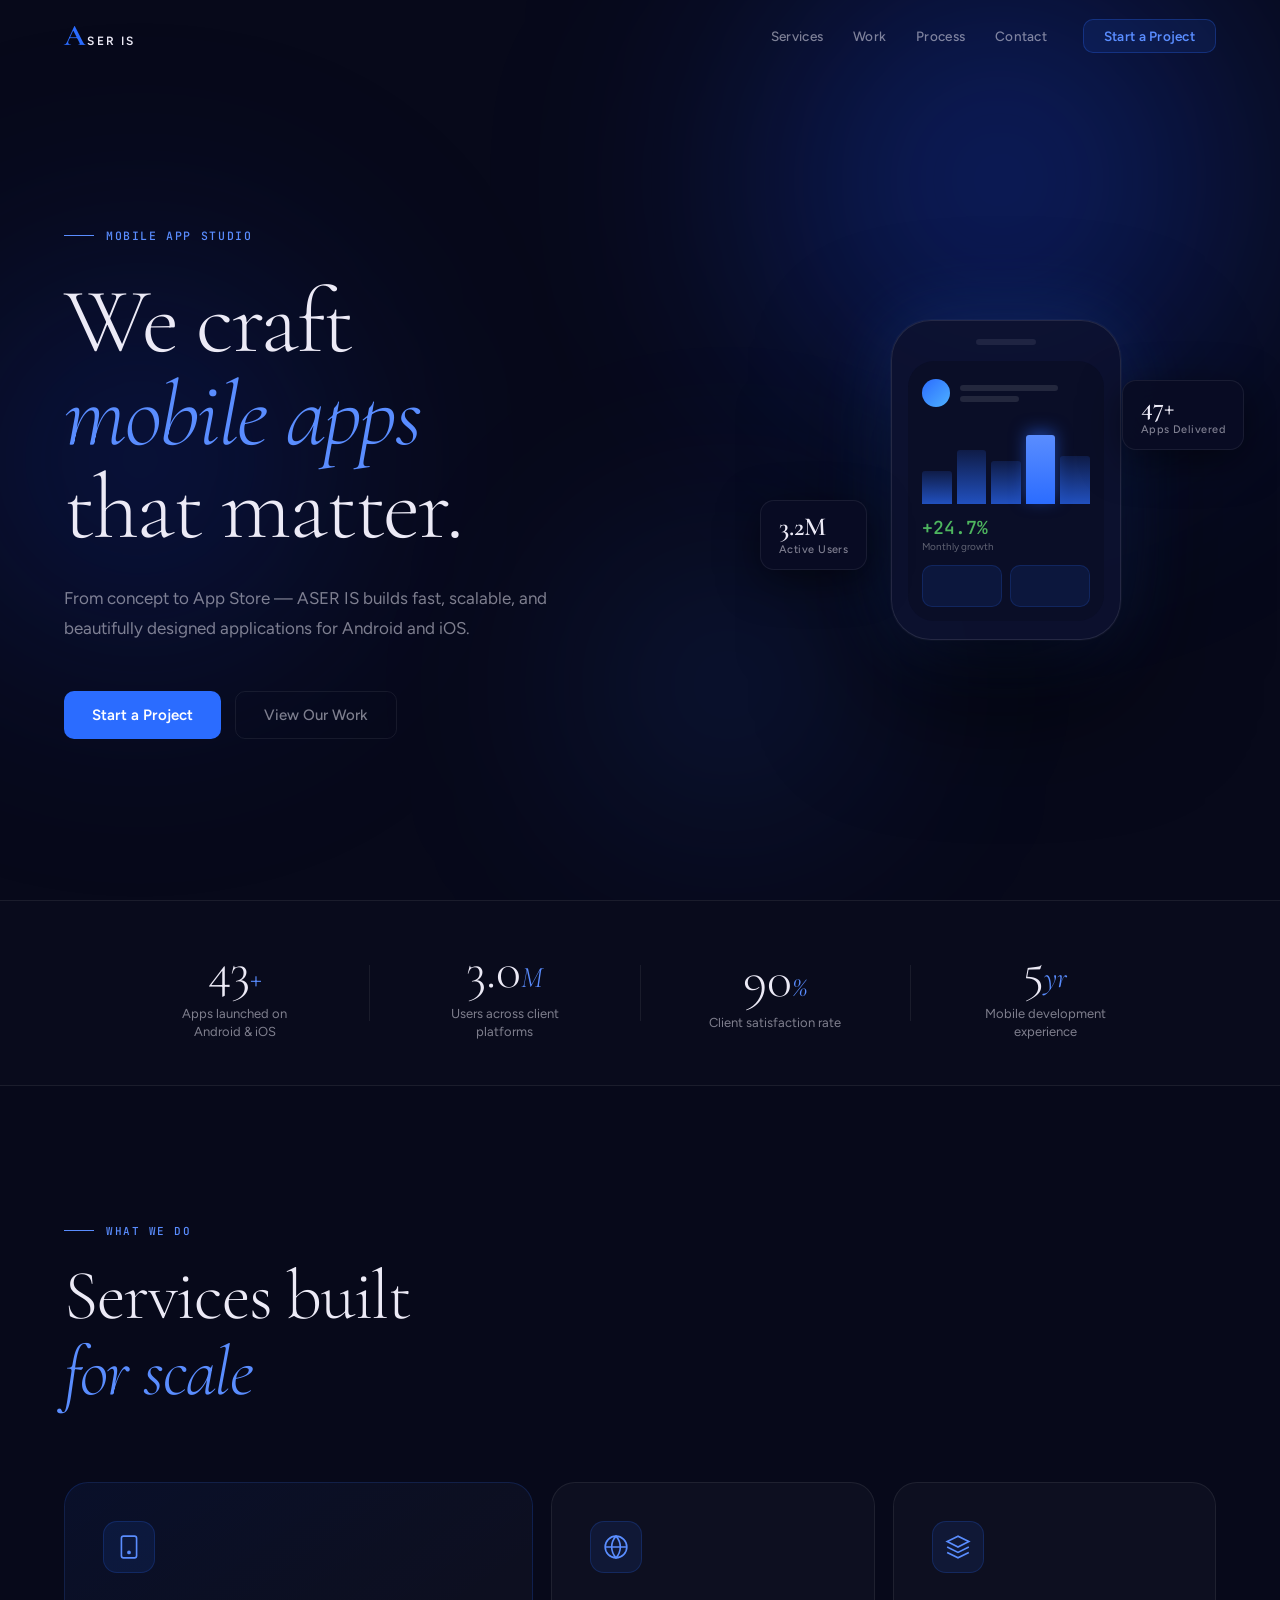
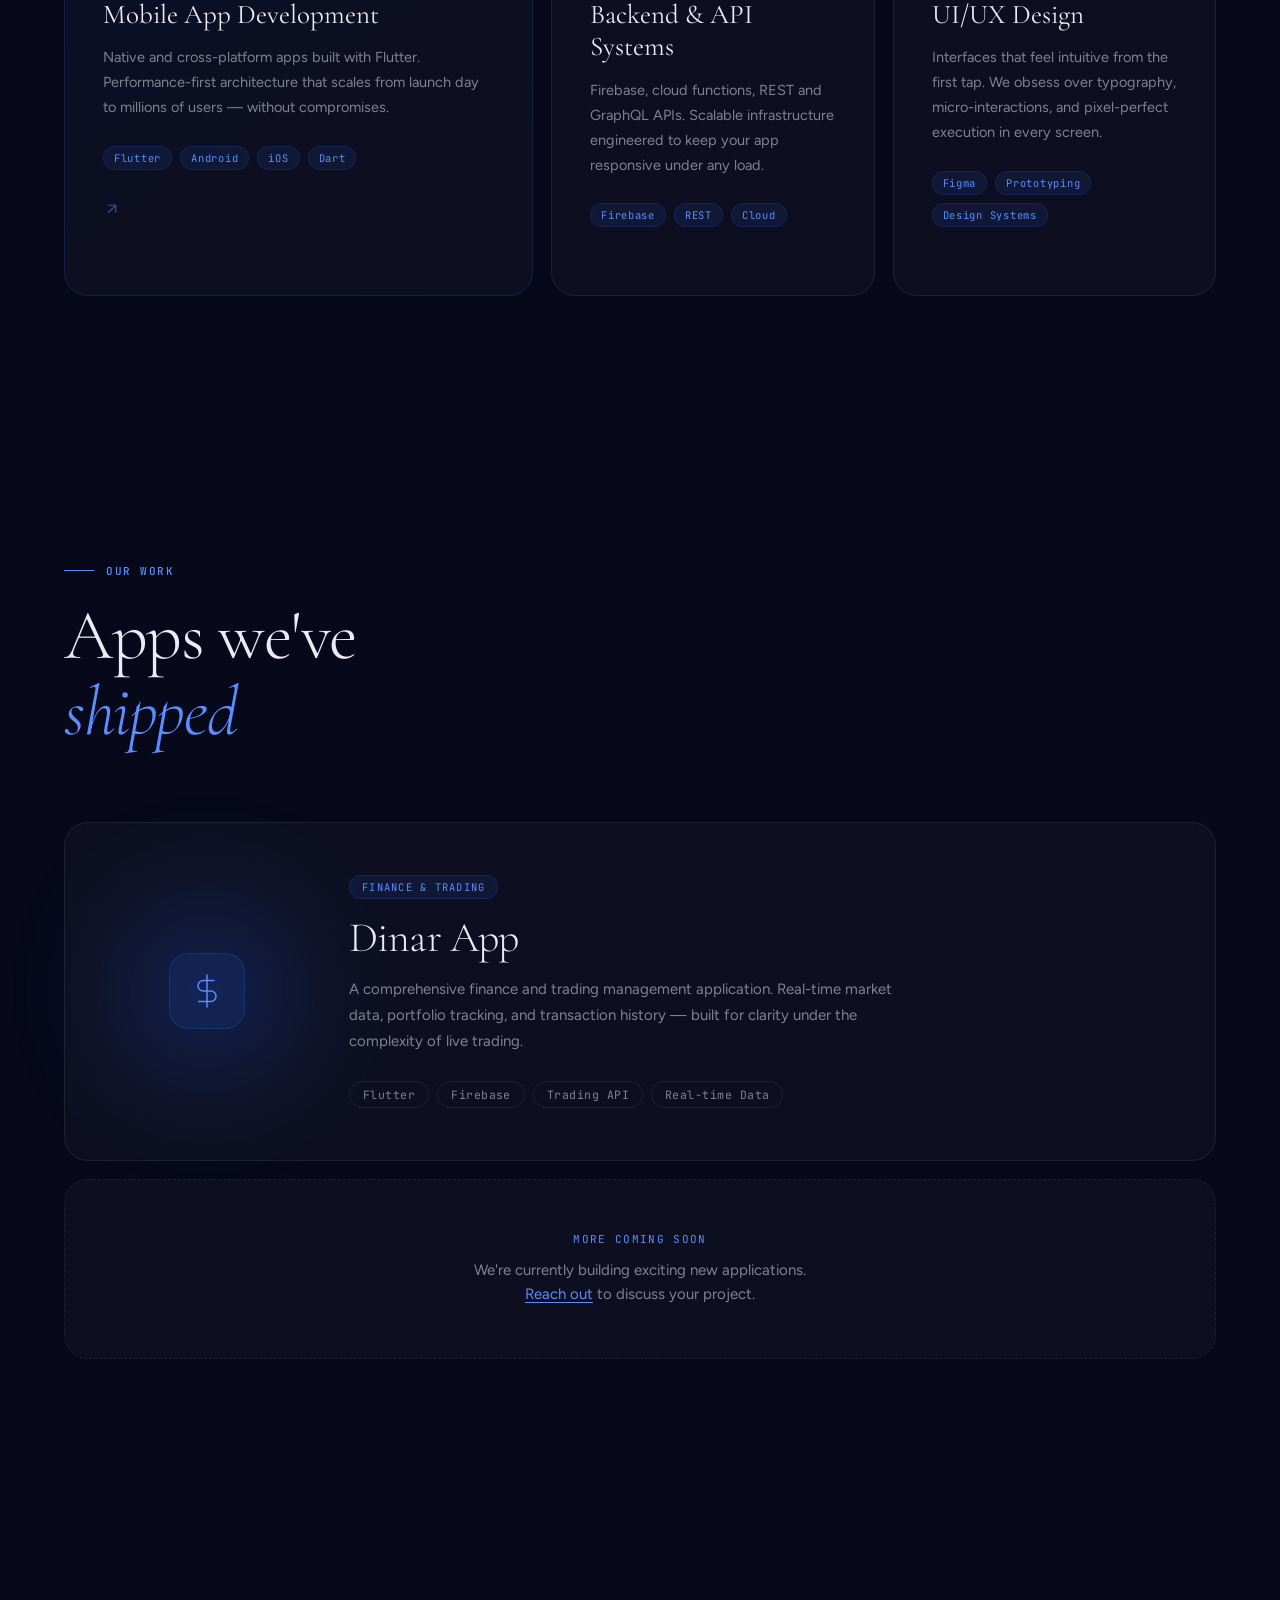
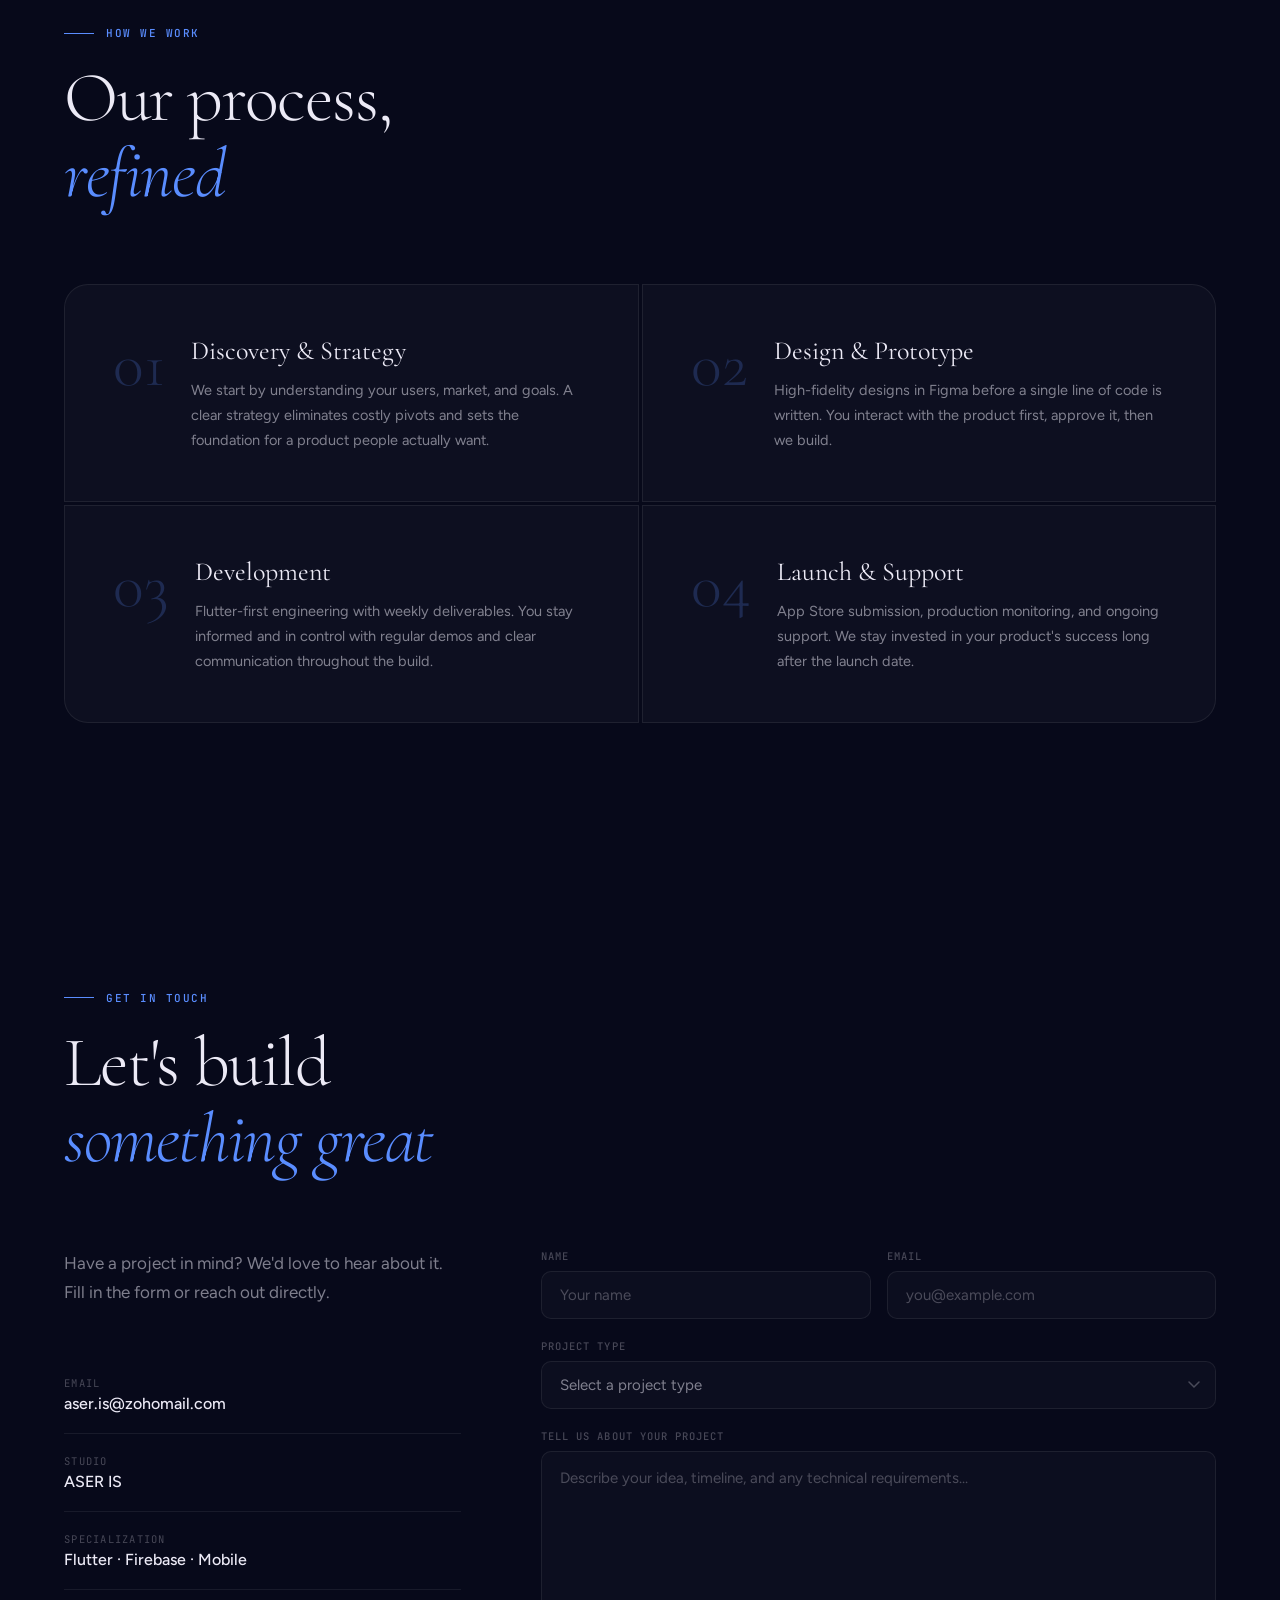
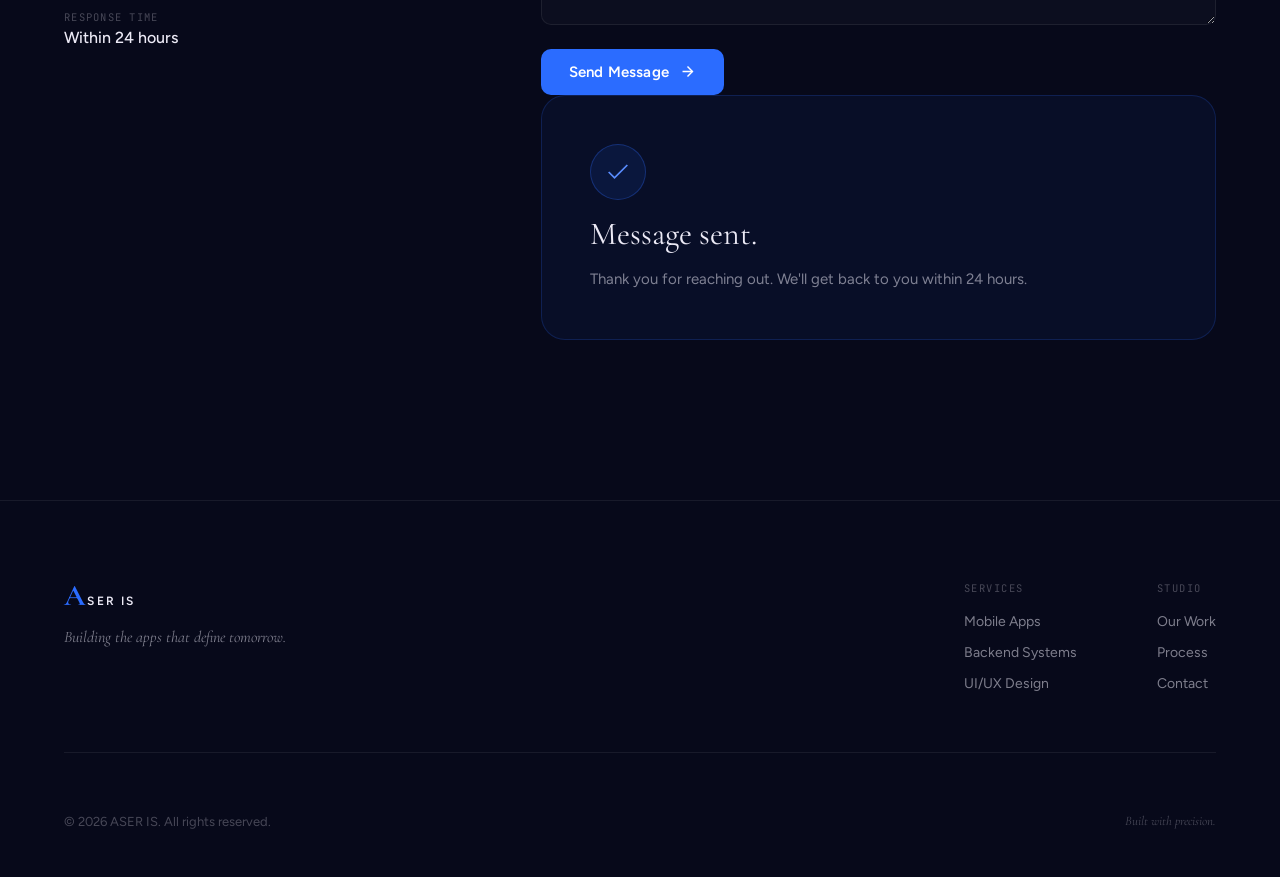
<file: index.html>
<!DOCTYPE html>
<html lang="en">
<head>
  <meta charset="UTF-8" />
  <meta name="viewport" content="width=device-width, initial-scale=1.0" />
  <meta name="description" content="ASER IS — Premium Mobile App Development Studio. Flutter, Firebase, Android & iOS." />
  <title>ASER IS | Mobile App Development Studio</title>

  <link rel="preconnect" href="https://fonts.googleapis.com">
  <link rel="preconnect" href="https://fonts.gstatic.com" crossorigin>
  <link href="https://fonts.googleapis.com/css2?family=Cormorant+Garamond:ital,wght@0,300;0,400;0,600;1,300;1,400;1,600&family=Figtree:wght@300;400;500;600&family=JetBrains+Mono:wght@400;500&display=swap" rel="stylesheet">
  <link rel="stylesheet" href="style.css">
</head>

<body>

  <div class="bg-orbs" aria-hidden="true">
    <div class="orb orb-1"></div>
    <div class="orb orb-2"></div>
    <div class="orb orb-3"></div>
  </div>

  <header id="header">
    <div class="header-inner">
      <a href="#" class="logo" aria-label="ASER IS home">
        <span class="logo-mark">A</span>
        <span class="logo-text">SER IS</span>
      </a>
      <nav class="nav-links" aria-label="Primary navigation">
        <a href="#services" class="nav-link">Services</a>
        <a href="#apps" class="nav-link">Work</a>
        <a href="#process" class="nav-link">Process</a>
        <a href="#contact" class="nav-link">Contact</a>
      </nav>
      <a href="#contact" class="nav-cta">Start a Project</a>
      <button class="mobile-menu-btn" id="mobileMenuBtn" aria-label="Open menu" aria-expanded="false">
        <span></span>
        <span></span>
      </button>
    </div>
  </header>

  <div class="mobile-menu" id="mobileMenu" role="dialog" aria-label="Navigation menu">
    <nav>
      <a href="#services" class="mobile-nav-link">Services</a>
      <a href="#apps" class="mobile-nav-link">Work</a>
      <a href="#process" class="mobile-nav-link">Process</a>
      <a href="#contact" class="mobile-nav-link">Contact</a>
    </nav>
    <a href="#contact" class="mobile-cta">Start a Project</a>
  </div>

  <section class="hero">
    <div class="hero-content">
      <div class="hero-label">
        <span class="label-line" aria-hidden="true"></span>
        <span>Mobile App Studio</span>
      </div>
      <h1 class="hero-title">
        <span class="title-line">We craft</span>
        <span class="title-line title-accent">mobile apps</span>
        <span class="title-line">that matter.</span>
      </h1>
      <p class="hero-sub">
        From concept to App Store — ASER IS builds fast, scalable, and beautifully designed applications for Android and iOS.
      </p>
      <div class="hero-actions">
        <a href="#contact" class="btn-primary">Start a Project</a>
        <a href="#apps" class="btn-ghost">View Our Work</a>
      </div>
    </div>

    <div class="hero-visual" aria-hidden="true">
      <div class="hero-phone floating">
        <div class="phone-notch"></div>
        <div class="phone-screen">
          <div class="screen-header">
            <div class="screen-avatar"></div>
            <div class="screen-lines">
              <div class="screen-line long"></div>
              <div class="screen-line short"></div>
            </div>
          </div>
          <div class="screen-chart">
            <div class="chart-bar" style="height:42%"></div>
            <div class="chart-bar" style="height:68%"></div>
            <div class="chart-bar" style="height:54%"></div>
            <div class="chart-bar active" style="height:87%"></div>
            <div class="chart-bar" style="height:61%"></div>
          </div>
          <div class="screen-stat">
            <div class="screen-stat-num">+24.7%</div>
            <div class="screen-stat-label">Monthly growth</div>
          </div>
          <div class="screen-cards">
            <div class="screen-card"></div>
            <div class="screen-card"></div>
          </div>
        </div>
      </div>

      <div class="hero-badge badge-top">
        <span class="badge-val">47+</span>
        <span class="badge-sub">Apps Delivered</span>
      </div>
      <div class="hero-badge badge-btm">
        <span class="badge-val">3.2M</span>
        <span class="badge-sub">Active Users</span>
      </div>
    </div>
  </section>

  <div class="stats-bar">
    <div class="stats-inner">
      <div class="stat-item">
        <span class="stat-big"><span class="count" data-target="47">0</span><em>+</em></span>
        <span class="stat-caption">Apps launched on Android &amp; iOS</span>
      </div>
      <div class="stat-sep" aria-hidden="true"></div>
      <div class="stat-item">
        <span class="stat-big"><span class="count-float" data-target="3.2">0</span><em>M</em></span>
        <span class="stat-caption">Users across client platforms</span>
      </div>
      <div class="stat-sep" aria-hidden="true"></div>
      <div class="stat-item">
        <span class="stat-big"><span class="count" data-target="98">0</span><em>%</em></span>
        <span class="stat-caption">Client satisfaction rate</span>
      </div>
      <div class="stat-sep" aria-hidden="true"></div>
      <div class="stat-item">
        <span class="stat-big"><span class="count" data-target="5">0</span><em>yr</em></span>
        <span class="stat-caption">Mobile development experience</span>
      </div>
    </div>
  </div>

  <section id="services" class="section services-section">
    <div class="section-header reveal-up">
      <span class="section-label">
        <span class="label-line" aria-hidden="true"></span>What we do
      </span>
      <h2 class="section-title">Services built<br><em>for scale</em></h2>
    </div>

    <div class="services-grid">
      <div class="service-card service-featured reveal-up">
        <div class="service-icon">
          <svg width="26" height="26" viewBox="0 0 24 24" fill="none" stroke="currentColor" stroke-width="1.5" aria-hidden="true">
            <rect x="5" y="2" width="14" height="20" rx="2"/>
            <circle cx="12" cy="17" r="1" fill="currentColor"/>
          </svg>
        </div>
        <h3 class="service-name">Mobile App Development</h3>
        <p class="service-desc">Native and cross-platform apps built with Flutter. Performance-first architecture that scales from launch day to millions of users — without compromises.</p>
        <div class="service-tags">
          <span>Flutter</span>
          <span>Android</span>
          <span>iOS</span>
          <span>Dart</span>
        </div>
        <div class="service-arrow" aria-hidden="true">
          <svg width="18" height="18" viewBox="0 0 24 24" fill="none" stroke="currentColor" stroke-width="1.5">
            <line x1="7" y1="17" x2="17" y2="7"/><polyline points="7,7 17,7 17,17"/>
          </svg>
        </div>
      </div>

      <div class="service-card reveal-up" style="--delay:.1s">
        <div class="service-icon">
          <svg width="26" height="26" viewBox="0 0 24 24" fill="none" stroke="currentColor" stroke-width="1.5" aria-hidden="true">
            <circle cx="12" cy="12" r="10"/>
            <path d="M12 2a15.3 15.3 0 0 1 4 10 15.3 15.3 0 0 1-4 10 15.3 15.3 0 0 1-4-10A15.3 15.3 0 0 1 12 2z"/>
            <line x1="2" y1="12" x2="22" y2="12"/>
          </svg>
        </div>
        <h3 class="service-name">Backend &amp; API Systems</h3>
        <p class="service-desc">Firebase, cloud functions, REST and GraphQL APIs. Scalable infrastructure engineered to keep your app responsive under any load.</p>
        <div class="service-tags">
          <span>Firebase</span>
          <span>REST</span>
          <span>Cloud</span>
        </div>
      </div>

      <div class="service-card reveal-up" style="--delay:.2s">
        <div class="service-icon">
          <svg width="26" height="26" viewBox="0 0 24 24" fill="none" stroke="currentColor" stroke-width="1.5" aria-hidden="true">
            <path d="M12 2L2 7l10 5 10-5-10-5z"/>
            <path d="M2 17l10 5 10-5"/><path d="M2 12l10 5 10-5"/>
          </svg>
        </div>
        <h3 class="service-name">UI/UX Design</h3>
        <p class="service-desc">Interfaces that feel intuitive from the first tap. We obsess over typography, micro-interactions, and pixel-perfect execution in every screen.</p>
        <div class="service-tags">
          <span>Figma</span>
          <span>Prototyping</span>
          <span>Design Systems</span>
        </div>
      </div>
    </div>
  </section>

  <section id="apps" class="section work-section">
    <div class="section-header reveal-up">
      <span class="section-label">
        <span class="label-line" aria-hidden="true"></span>Our Work
      </span>
      <h2 class="section-title">Apps we've<br><em>shipped</em></h2>
    </div>

    <div class="work-list">
      <div class="work-card reveal-up">
        <div class="work-visual">
          <div class="work-icon">
            <svg width="36" height="36" viewBox="0 0 24 24" fill="none" stroke="currentColor" stroke-width="1" aria-hidden="true">
              <line x1="12" y1="1" x2="12" y2="23"/>
              <path d="M17 5H9.5a3.5 3.5 0 0 0 0 7h5a3.5 3.5 0 0 1 0 7H6"/>
            </svg>
          </div>
          <div class="work-glow" aria-hidden="true"></div>
        </div>
        <div class="work-body">
          <span class="work-category">Finance &amp; Trading</span>
          <h3 class="work-title">Dinar App</h3>
          <p class="work-desc">A comprehensive finance and trading management application. Real-time market data, portfolio tracking, and transaction history — built for clarity under the complexity of live trading.</p>
          <div class="work-stack">
            <span>Flutter</span>
            <span>Firebase</span>
            <span>Trading API</span>
            <span>Real-time Data</span>
          </div>
        </div>
      </div>

      <div class="work-more reveal-up" style="--delay:.15s">
        <div class="work-more-inner">
          <span class="work-more-label">More coming soon</span>
          <p>We're currently building exciting new applications. <a href="#contact">Reach out</a> to discuss your project.</p>
        </div>
      </div>
    </div>
  </section>

  <section id="process" class="section process-section">
    <div class="section-header reveal-up">
      <span class="section-label">
        <span class="label-line" aria-hidden="true"></span>How we work
      </span>
      <h2 class="section-title">Our process,<br><em>refined</em></h2>
    </div>

    <div class="process-grid">
      <div class="process-step reveal-up">
        <span class="step-num" aria-hidden="true">01</span>
        <div class="step-body">
          <h3 class="step-title">Discovery &amp; Strategy</h3>
          <p class="step-desc">We start by understanding your users, market, and goals. A clear strategy eliminates costly pivots and sets the foundation for a product people actually want.</p>
        </div>
      </div>
      <div class="process-step reveal-up" style="--delay:.1s">
        <span class="step-num" aria-hidden="true">02</span>
        <div class="step-body">
          <h3 class="step-title">Design &amp; Prototype</h3>
          <p class="step-desc">High-fidelity designs in Figma before a single line of code is written. You interact with the product first, approve it, then we build.</p>
        </div>
      </div>
      <div class="process-step reveal-up" style="--delay:.2s">
        <span class="step-num" aria-hidden="true">03</span>
        <div class="step-body">
          <h3 class="step-title">Development</h3>
          <p class="step-desc">Flutter-first engineering with weekly deliverables. You stay informed and in control with regular demos and clear communication throughout the build.</p>
        </div>
      </div>
      <div class="process-step reveal-up" style="--delay:.3s">
        <span class="step-num" aria-hidden="true">04</span>
        <div class="step-body">
          <h3 class="step-title">Launch &amp; Support</h3>
          <p class="step-desc">App Store submission, production monitoring, and ongoing support. We stay invested in your product's success long after the launch date.</p>
        </div>
      </div>
    </div>
  </section>

  <section id="contact" class="section contact-section">
    <div class="section-header reveal-up">
      <span class="section-label">
        <span class="label-line" aria-hidden="true"></span>Get in touch
      </span>
      <h2 class="section-title">Let's build<br><em>something great</em></h2>
    </div>

    <div class="contact-grid">
      <div class="contact-info reveal-up">
        <p class="contact-lead">Have a project in mind? We'd love to hear about it. Fill in the form or reach out directly.</p>
        <div class="contact-details">
          <div class="contact-row">
            <span class="contact-key">Email</span>
            <a href="mailto:aser.is@zohomail.com" class="contact-val">aser.is@zohomail.com</a>
          </div>
          <div class="contact-row">
            <span class="contact-key">Studio</span>
            <span class="contact-val">ASER IS</span>
          </div>
          <div class="contact-row">
            <span class="contact-key">Specialization</span>
            <span class="contact-val">Flutter · Firebase · Mobile</span>
          </div>
          <div class="contact-row">
            <span class="contact-key">Response time</span>
            <span class="contact-val">Within 24 hours</span>
          </div>
        </div>
      </div>

      <div class="form-wrap reveal-up" style="--delay:.1s">
        <form
          id="contactForm"
          class="contact-form"
          name="contact"
          method="POST"
          data-netlify="true"
          netlify-honeypot="bot-field"
          novalidate
        >
          <input type="hidden" name="form-name" value="contact" />
          <div style="display:none" aria-hidden="true">
            <input name="bot-field" tabindex="-1" />
          </div>

          <div class="form-row">
            <div class="form-group">
              <label for="name">Name</label>
              <input type="text" id="name" name="name" placeholder="Your name" autocomplete="name" required />
            </div>
            <div class="form-group">
              <label for="email">Email</label>
              <input type="email" id="email" name="email" placeholder="you@example.com" autocomplete="email" required />
            </div>
          </div>

          <div class="form-group">
            <label for="project">Project type</label>
            <div class="select-wrap">
              <select id="project" name="project">
                <option value="">Select a project type</option>
                <option value="mobile-app">Mobile App (Android / iOS)</option>
                <option value="flutter">Flutter App</option>
                <option value="backend">Backend / API System</option>
                <option value="design">UI/UX Design</option>
                <option value="other">Other</option>
              </select>
              <svg class="select-icon" width="12" height="8" viewBox="0 0 12 8" fill="none" aria-hidden="true">
                <path d="M1 1l5 5 5-5" stroke="currentColor" stroke-width="1.5" stroke-linecap="round"/>
              </svg>
            </div>
          </div>

          <div class="form-group">
            <label for="message">Tell us about your project</label>
            <textarea id="message" name="message" placeholder="Describe your idea, timeline, and any technical requirements..." rows="6" required></textarea>
          </div>

          <button type="submit" class="btn-primary btn-submit" id="submitBtn">
            <span class="btn-label">Send Message</span>
            <svg width="17" height="17" viewBox="0 0 24 24" fill="none" stroke="currentColor" stroke-width="2" aria-hidden="true">
              <line x1="5" y1="12" x2="19" y2="12"/>
              <polyline points="12 5 19 12 12 19"/>
            </svg>
          </button>
        </form>

        <div class="form-success" id="formSuccess" hidden>
          <div class="success-icon" aria-hidden="true">
            <svg width="28" height="28" viewBox="0 0 24 24" fill="none" stroke="currentColor" stroke-width="1.5">
              <path d="M20 6L9 17l-5-5"/>
            </svg>
          </div>
          <h3>Message sent.</h3>
          <p>Thank you for reaching out. We'll get back to you within 24 hours.</p>
        </div>
      </div>
    </div>
  </section>

  <footer>
    <div class="footer-main">
      <div class="footer-brand">
        <a href="#" class="logo" aria-label="ASER IS home">
          <span class="logo-mark">A</span>
          <span class="logo-text">SER IS</span>
        </a>
        <p class="footer-tagline">Building the apps that define tomorrow.</p>
      </div>
      <div class="footer-nav">
        <div class="footer-col">
          <span class="footer-col-label">Services</span>
          <a href="#services">Mobile Apps</a>
          <a href="#services">Backend Systems</a>
          <a href="#services">UI/UX Design</a>
        </div>
        <div class="footer-col">
          <span class="footer-col-label">Studio</span>
          <a href="#apps">Our Work</a>
          <a href="#process">Process</a>
          <a href="#contact">Contact</a>
        </div>
      </div>
    </div>
    <div class="footer-bottom">
      <p>© 2026 ASER IS. All rights reserved.</p>
      <p class="footer-sig">Built with precision.</p>
    </div>
  </footer>

  <script src="script.js"></script>
</body>
</html>
</file>
<file: style.css>
/* ============================================================
   CSS Custom Properties
   ============================================================ */
:root {
  --bg:           #07091a;
  --bg-2:         #0b0d22;
  --card:         rgba(255, 255, 255, 0.028);
  --card-hover:   rgba(255, 255, 255, 0.052);
  --border:       rgba(255, 255, 255, 0.072);
  --border-act:   rgba(43, 108, 255, 0.42);

  --blue:         #2b6cff;
  --blue-lt:      #5a8dff;
  --blue-glow:    rgba(43, 108, 255, 0.28);
  --blue-dim:     rgba(43, 108, 255, 0.1);

  --text:         #eceaf6;
  --text-2:       rgba(236, 234, 246, 0.52);
  --text-3:       rgba(236, 234, 246, 0.28);

  --font-disp:  'Cormorant Garamond', Georgia, serif;
  --font-body:  'Figtree', system-ui, sans-serif;
  --font-mono:  'JetBrains Mono', 'Courier New', monospace;

  --ease:   cubic-bezier(0.22, 1, 0.36, 1);
  --r:      16px;
  --r-sm:   10px;
  --r-lg:   24px;
}

/* ============================================================
   Reset & Base
   ============================================================ */
*, *::before, *::after { box-sizing: border-box; margin: 0; padding: 0; }

html { scroll-behavior: smooth; font-size: 16px; }

body {
  font-family: var(--font-body);
  background-color: var(--bg);
  color: var(--text);
  min-height: 100vh;
  overflow-x: hidden;
  -webkit-font-smoothing: antialiased;
  -moz-osx-font-smoothing: grayscale;
}

a { color: inherit; }
img, svg { display: block; }
button { font-family: inherit; }

/* ============================================================
   Background Orbs
   ============================================================ */
.bg-orbs {
  position: fixed;
  inset: 0;
  pointer-events: none;
  z-index: 0;
  overflow: hidden;
}

.orb {
  position: absolute;
  border-radius: 50%;
  filter: blur(110px);
}

.orb-1 {
  width: 720px;
  height: 720px;
  background: radial-gradient(circle, rgba(26, 77, 255, 0.4) 0%, transparent 68%);
  top: -180px;
  right: -80px;
  animation: orb-drift-a 20s ease-in-out infinite;
}

.orb-2 {
  width: 560px;
  height: 560px;
  background: radial-gradient(circle, rgba(16, 52, 180, 0.35) 0%, transparent 70%);
  bottom: 160px;
  left: -140px;
  animation: orb-drift-b 26s ease-in-out infinite;
}

.orb-3 {
  width: 380px;
  height: 380px;
  background: radial-gradient(circle, rgba(43, 108, 255, 0.22) 0%, transparent 70%);
  top: 55%;
  left: 42%;
  animation: orb-drift-c 32s ease-in-out infinite;
}

@keyframes orb-drift-a {
  0%, 100% { transform: translate(0, 0) scale(1); }
  33%       { transform: translate(-70px, 90px) scale(1.05); }
  66%       { transform: translate(45px, -50px) scale(0.97); }
}
@keyframes orb-drift-b {
  0%, 100% { transform: translate(0, 0) scale(1); }
  40%       { transform: translate(90px, -70px) scale(1.08); }
  70%       { transform: translate(-35px, 55px) scale(0.95); }
}
@keyframes orb-drift-c {
  0%, 100% { transform: translate(0, 0); }
  50%       { transform: translate(-20px, 30px); }
}

/* ============================================================
   Header
   ============================================================ */
header {
  position: fixed;
  top: 0; left: 0; right: 0;
  z-index: 100;
  height: 72px;
  display: flex;
  align-items: center;
  padding: 0 5%;
  border-bottom: 1px solid transparent;
  transition: background 0.4s var(--ease), border-color 0.4s var(--ease);
}

header.scrolled {
  background: rgba(7, 9, 26, 0.82);
  backdrop-filter: blur(28px);
  -webkit-backdrop-filter: blur(28px);
  border-color: var(--border);
}

.header-inner {
  width: 100%;
  display: flex;
  align-items: center;
  gap: 36px;
}

.logo {
  display: inline-flex;
  align-items: baseline;
  gap: 3px;
  text-decoration: none;
  flex-shrink: 0;
}

.logo-mark {
  font-family: var(--font-disp);
  font-size: 30px;
  font-weight: 700;
  color: var(--blue);
  line-height: 1;
  letter-spacing: -0.02em;
}

.logo-text {
  font-family: var(--font-body);
  font-size: 12px;
  font-weight: 600;
  letter-spacing: 0.18em;
  text-transform: uppercase;
  color: var(--text);
}

.nav-links {
  display: flex;
  gap: 30px;
  margin-left: auto;
}

.nav-link {
  font-size: 13.5px;
  font-weight: 500;
  color: var(--text-2);
  text-decoration: none;
  letter-spacing: 0.02em;
  position: relative;
  transition: color 0.2s;
}

.nav-link::after {
  content: '';
  position: absolute;
  bottom: -4px; left: 0;
  width: 0; height: 1px;
  background: var(--blue);
  transition: width 0.3s var(--ease);
}

.nav-link:hover { color: var(--text); }
.nav-link:hover::after { width: 100%; }

.nav-cta {
  flex-shrink: 0;
  padding: 8px 20px;
  background: var(--blue-dim);
  border: 1px solid rgba(43, 108, 255, 0.28);
  border-radius: var(--r-sm);
  color: var(--blue-lt);
  font-size: 13.5px;
  font-weight: 600;
  text-decoration: none;
  letter-spacing: 0.02em;
  transition: all 0.25s var(--ease);
}

.nav-cta:hover {
  background: rgba(43, 108, 255, 0.18);
  border-color: var(--blue);
  color: #fff;
}

.mobile-menu-btn {
  display: none;
  flex-direction: column;
  justify-content: center;
  gap: 5px;
  background: none;
  border: none;
  cursor: pointer;
  padding: 8px;
  margin-left: auto;
}

.mobile-menu-btn span {
  display: block;
  width: 22px;
  height: 1.5px;
  background: var(--text);
  border-radius: 1px;
  transition: transform 0.3s var(--ease), opacity 0.3s;
}

.mobile-menu-btn[aria-expanded="true"] span:first-child {
  transform: translateY(6.5px) rotate(45deg);
}
.mobile-menu-btn[aria-expanded="true"] span:last-child {
  transform: translateY(-6.5px) rotate(-45deg);
}

/* ============================================================
   Mobile Menu
   ============================================================ */
.mobile-menu {
  display: none;
  position: fixed;
  inset: 0;
  z-index: 99;
  background: rgba(7, 9, 26, 0.97);
  backdrop-filter: blur(24px);
  -webkit-backdrop-filter: blur(24px);
  flex-direction: column;
  padding: 100px 8% 60px;
  gap: 40px;
}

.mobile-menu.open { display: flex; }

.mobile-menu nav {
  display: flex;
  flex-direction: column;
}

.mobile-nav-link {
  font-family: var(--font-disp);
  font-size: clamp(44px, 10vw, 64px);
  font-weight: 300;
  font-style: italic;
  color: var(--text);
  text-decoration: none;
  padding: 16px 0;
  border-bottom: 1px solid var(--border);
  transition: color 0.2s, padding-left 0.3s var(--ease);
}

.mobile-nav-link:last-child { border-bottom: none; }
.mobile-nav-link:hover { color: var(--blue-lt); padding-left: 8px; }

.mobile-cta {
  display: inline-flex;
  align-self: flex-start;
  padding: 14px 32px;
  background: var(--blue);
  color: #fff;
  font-weight: 600;
  font-size: 15px;
  text-decoration: none;
  border-radius: var(--r-sm);
  transition: opacity 0.2s;
}
.mobile-cta:hover { opacity: 0.88; }

/* ============================================================
   Hero
   ============================================================ */
.hero {
  position: relative;
  z-index: 2;
  min-height: 100vh;
  max-width: 1440px;
  margin: 0 auto;
  padding: 140px 5% 80px;
  display: grid;
  grid-template-columns: 1fr 420px;
  gap: 80px;
  align-items: center;
}

.hero-label {
  display: inline-flex;
  align-items: center;
  gap: 12px;
  font-family: var(--font-mono);
  font-size: 11.5px;
  font-weight: 500;
  letter-spacing: 0.14em;
  text-transform: uppercase;
  color: var(--blue-lt);
  margin-bottom: 32px;
  opacity: 0;
  animation: reveal-up 0.9s var(--ease) 0.1s forwards;
}

.label-line {
  display: block;
  width: 30px;
  height: 1px;
  background: currentColor;
  flex-shrink: 0;
}

.hero-title {
  font-family: var(--font-disp);
  font-size: clamp(58px, 7.2vw, 100px);
  font-weight: 300;
  line-height: 1.01;
  letter-spacing: -0.025em;
  margin-bottom: 30px;
}

.title-line {
  display: block;
  opacity: 0;
  animation: reveal-up 1s var(--ease) forwards;
}

.title-line:nth-child(1) { animation-delay: 0.22s; }
.title-line:nth-child(2) { animation-delay: 0.38s; }
.title-line:nth-child(3) { animation-delay: 0.54s; }

.title-accent {
  color: var(--blue-lt);
  font-style: italic;
}

.hero-sub {
  font-size: 17px;
  line-height: 1.75;
  color: var(--text-2);
  max-width: 500px;
  margin-bottom: 48px;
  opacity: 0;
  animation: reveal-up 1s var(--ease) 0.64s forwards;
}

.hero-actions {
  display: flex;
  gap: 14px;
  flex-wrap: wrap;
  opacity: 0;
  animation: reveal-up 1s var(--ease) 0.76s forwards;
}

/* Shared buttons */
.btn-primary {
  display: inline-flex;
  align-items: center;
  gap: 10px;
  padding: 14px 28px;
  background: var(--blue);
  color: #fff;
  font-family: var(--font-body);
  font-size: 15px;
  font-weight: 600;
  letter-spacing: 0.01em;
  text-decoration: none;
  border: none;
  border-radius: var(--r-sm);
  cursor: pointer;
  position: relative;
  overflow: hidden;
  transition: transform 0.25s var(--ease), box-shadow 0.25s var(--ease), opacity 0.2s;
}

.btn-primary::before {
  content: '';
  position: absolute;
  inset: 0;
  background: rgba(255,255,255,0.1);
  opacity: 0;
  transition: opacity 0.2s;
}

.btn-primary:hover {
  transform: translateY(-2px);
  box-shadow: 0 14px 44px var(--blue-glow);
}
.btn-primary:hover::before { opacity: 1; }
.btn-primary:active { transform: translateY(0); }

.btn-ghost {
  display: inline-flex;
  align-items: center;
  gap: 10px;
  padding: 14px 28px;
  background: transparent;
  color: var(--text-2);
  font-size: 15px;
  font-weight: 500;
  text-decoration: none;
  border: 1px solid var(--border);
  border-radius: var(--r-sm);
  transition: all 0.25s var(--ease);
}

.btn-ghost:hover {
  color: var(--text);
  border-color: rgba(255,255,255,0.14);
  background: rgba(255,255,255,0.04);
}

/* ============================================================
   Hero Visual (Phone Mockup)
   ============================================================ */
.hero-visual {
  position: relative;
  display: flex;
  justify-content: center;
  align-items: center;
  opacity: 0;
  animation: reveal-right 1.1s var(--ease) 0.52s forwards;
}

.hero-phone {
  width: 230px;
  background: rgba(14, 18, 48, 0.9);
  border: 1px solid rgba(255,255,255,0.1);
  border-radius: 40px;
  padding: 18px 16px;
  box-shadow:
    0 50px 130px rgba(0,0,0,0.7),
    0 0 0 1px rgba(255,255,255,0.04),
    0 0 80px var(--blue-glow);
  position: relative;
}

.floating {
  animation: float 7s ease-in-out infinite;
}

@keyframes float {
  0%, 100% { transform: translateY(0px); }
  50%       { transform: translateY(-18px); }
}

.phone-notch {
  width: 60px;
  height: 6px;
  background: rgba(255,255,255,0.08);
  border-radius: 3px;
  margin: 0 auto 16px;
}

.phone-screen {
  background: rgba(10, 14, 40, 0.95);
  border-radius: 26px;
  padding: 18px 14px 14px;
}

.screen-header {
  display: flex;
  align-items: center;
  gap: 10px;
  margin-bottom: 18px;
}

.screen-avatar {
  width: 28px;
  height: 28px;
  border-radius: 50%;
  background: linear-gradient(135deg, var(--blue), #4eb1ff);
  flex-shrink: 0;
}

.screen-lines {
  flex: 1;
  display: flex;
  flex-direction: column;
  gap: 5px;
}

.screen-line {
  height: 6px;
  background: rgba(255,255,255,0.1);
  border-radius: 3px;
}
.screen-line.long  { width: 75%; }
.screen-line.short { width: 45%; }

.screen-chart {
  display: flex;
  align-items: flex-end;
  gap: 5px;
  height: 80px;
  margin-bottom: 14px;
  padding-bottom: 1px;
}

.chart-bar {
  flex: 1;
  background: linear-gradient(to top, rgba(43,108,255,0.7), rgba(43,108,255,0.15));
  border-radius: 3px 3px 0 0;
  transform: scaleY(0);
  transform-origin: bottom;
  animation: bar-rise 1.2s var(--ease) forwards;
}

.chart-bar.active {
  background: linear-gradient(to top, #2b6cff, #5a8dff);
  box-shadow: 0 -4px 16px rgba(43,108,255,0.5);
}

.chart-bar:nth-child(1) { animation-delay: 0.9s; }
.chart-bar:nth-child(2) { animation-delay: 1.0s; }
.chart-bar:nth-child(3) { animation-delay: 1.1s; }
.chart-bar:nth-child(4) { animation-delay: 1.2s; }
.chart-bar:nth-child(5) { animation-delay: 1.3s; }

@keyframes bar-rise {
  to { transform: scaleY(1); }
}

.screen-stat {
  margin-bottom: 12px;
}

.screen-stat-num {
  font-family: var(--font-mono);
  font-size: 18px;
  font-weight: 500;
  color: #4eb65f;
  line-height: 1;
}

.screen-stat-label {
  font-size: 10px;
  color: rgba(255,255,255,0.35);
  margin-top: 3px;
}

.screen-cards {
  display: flex;
  gap: 8px;
}

.screen-card {
  flex: 1;
  height: 42px;
  background: rgba(43,108,255,0.1);
  border: 1px solid rgba(43,108,255,0.18);
  border-radius: 10px;
}

/* Hero badges */
.hero-badge {
  position: absolute;
  background: rgba(9, 12, 36, 0.94);
  border: 1px solid var(--border);
  border-radius: 14px;
  padding: 13px 18px;
  backdrop-filter: blur(24px);
  -webkit-backdrop-filter: blur(24px);
  display: flex;
  flex-direction: column;
  gap: 3px;
  box-shadow: 0 10px 40px rgba(0,0,0,0.5);
}

.badge-top { top: 60px;  right: -28px; }
.badge-btm { bottom: 70px; left: -36px; }

.badge-val {
  font-family: var(--font-disp);
  font-size: 26px;
  font-weight: 600;
  color: var(--text);
  line-height: 1;
}

.badge-sub {
  font-size: 11px;
  color: var(--text-2);
  font-weight: 500;
  letter-spacing: 0.04em;
}

/* ============================================================
   Stats Bar
   ============================================================ */
.stats-bar {
  position: relative;
  z-index: 2;
  border-top: 1px solid var(--border);
  border-bottom: 1px solid var(--border);
  background: rgba(255,255,255,0.012);
  padding: 44px 5%;
}

.stats-inner {
  max-width: 1080px;
  margin: 0 auto;
  display: grid;
  grid-template-columns: 1fr 1px 1fr 1px 1fr 1px 1fr;
  align-items: center;
  gap: 0;
}

.stat-item {
  display: flex;
  flex-direction: column;
  gap: 8px;
  text-align: center;
  padding: 0 24px;
}

.stat-big {
  font-family: var(--font-disp);
  font-size: 52px;
  font-weight: 300;
  color: var(--text);
  line-height: 1;
}

.stat-big em {
  font-size: 30px;
  color: var(--blue-lt);
  font-style: italic;
}

.stat-caption {
  font-size: 13px;
  color: var(--text-2);
  line-height: 1.4;
  max-width: 140px;
  margin: 0 auto;
}

.stat-sep {
  width: 1px;
  height: 56px;
  background: var(--border);
  justify-self: center;
}

/* ============================================================
   Sections
   ============================================================ */
.section {
  position: relative;
  z-index: 2;
  max-width: 1400px;
  margin: 0 auto;
  padding: 130px 5%;
}

.section-header {
  margin-bottom: 72px;
}

.section-label {
  display: inline-flex;
  align-items: center;
  gap: 12px;
  font-family: var(--font-mono);
  font-size: 11px;
  font-weight: 500;
  letter-spacing: 0.14em;
  text-transform: uppercase;
  color: var(--blue-lt);
  margin-bottom: 20px;
}

.section-title {
  font-family: var(--font-disp);
  font-size: clamp(42px, 5.5vw, 76px);
  font-weight: 300;
  line-height: 1.08;
  letter-spacing: -0.02em;
}

.section-title em {
  color: var(--blue-lt);
  font-style: italic;
}

/* ============================================================
   Services
   ============================================================ */
.services-grid {
  display: grid;
  grid-template-columns: 1.45fr 1fr 1fr;
  gap: 18px;
}

.service-card {
  background: var(--card);
  border: 1px solid var(--border);
  border-radius: var(--r-lg);
  padding: 38px;
  position: relative;
  overflow: hidden;
  cursor: default;
  transition: transform 0.32s var(--ease), border-color 0.3s, background 0.3s;
}

.service-card::before {
  content: '';
  position: absolute;
  inset: 0;
  background: radial-gradient(circle at 25% 15%, var(--blue-dim) 0%, transparent 60%);
  opacity: 0;
  transition: opacity 0.4s;
}

.service-card:hover { transform: translateY(-5px); border-color: var(--border-act); background: var(--card-hover); }
.service-card:hover::before { opacity: 1; }

.service-featured {
  background: linear-gradient(145deg, rgba(43,108,255,0.07) 0%, var(--card) 55%);
  border-color: rgba(43,108,255,0.18);
}

.service-icon {
  width: 52px;
  height: 52px;
  display: flex;
  align-items: center;
  justify-content: center;
  background: var(--blue-dim);
  border: 1px solid rgba(43,108,255,0.2);
  border-radius: 14px;
  color: var(--blue-lt);
  margin-bottom: 26px;
}

.service-name {
  font-family: var(--font-disp);
  font-size: 27px;
  font-weight: 400;
  color: var(--text);
  line-height: 1.2;
  margin-bottom: 14px;
}

.service-desc {
  font-size: 14.5px;
  line-height: 1.72;
  color: var(--text-2);
  margin-bottom: 26px;
}

.service-tags {
  display: flex;
  flex-wrap: wrap;
  gap: 8px;
  margin-bottom: 30px;
}

.service-tags span {
  font-family: var(--font-mono);
  font-size: 10.5px;
  letter-spacing: 0.07em;
  padding: 4px 10px;
  background: var(--blue-dim);
  border: 1px solid rgba(43,108,255,0.15);
  border-radius: 20px;
  color: var(--blue-lt);
}

.service-arrow {
  color: var(--blue-lt);
  opacity: 0.55;
  transition: opacity 0.25s, transform 0.3s var(--ease);
}
.service-card:hover .service-arrow { opacity: 1; transform: translate(5px, -5px); }

/* ============================================================
   Work / Apps
   ============================================================ */
.work-list {
  display: grid;
  gap: 18px;
}

.work-card {
  background: var(--card);
  border: 1px solid var(--border);
  border-radius: var(--r-lg);
  padding: 52px;
  display: grid;
  grid-template-columns: 180px 1fr;
  gap: 52px;
  align-items: center;
  transition: transform 0.3s var(--ease), border-color 0.3s;
}

.work-card:hover {
  transform: translateY(-4px);
  border-color: var(--border-act);
}

.work-visual {
  position: relative;
  height: 180px;
  display: flex;
  align-items: center;
  justify-content: center;
}

.work-icon {
  width: 76px;
  height: 76px;
  display: flex;
  align-items: center;
  justify-content: center;
  background: var(--blue-dim);
  border: 1px solid rgba(43,108,255,0.22);
  border-radius: 20px;
  color: var(--blue-lt);
  position: relative;
  z-index: 1;
}

.work-glow {
  position: absolute;
  inset: 0;
  background: var(--blue);
  border-radius: 50%;
  filter: blur(60px);
  opacity: 0.22;
}

.work-category {
  display: inline-flex;
  font-family: var(--font-mono);
  font-size: 10.5px;
  letter-spacing: 0.12em;
  text-transform: uppercase;
  color: var(--blue-lt);
  background: var(--blue-dim);
  border: 1px solid rgba(43,108,255,0.18);
  padding: 4px 12px;
  border-radius: 20px;
  margin-bottom: 16px;
}

.work-title {
  font-family: var(--font-disp);
  font-size: 42px;
  font-weight: 300;
  letter-spacing: -0.02em;
  color: var(--text);
  margin-bottom: 16px;
  line-height: 1.1;
}

.work-desc {
  font-size: 15px;
  line-height: 1.72;
  color: var(--text-2);
  max-width: 560px;
  margin-bottom: 26px;
}

.work-stack {
  display: flex;
  flex-wrap: wrap;
  gap: 8px;
}

.work-stack span {
  font-family: var(--font-mono);
  font-size: 11.5px;
  padding: 5px 13px;
  border: 1px solid var(--border);
  border-radius: 20px;
  color: var(--text-2);
  letter-spacing: 0.04em;
}

.work-more {
  background: var(--card);
  border: 1px dashed var(--border);
  border-radius: var(--r-lg);
  padding: 52px;
  display: flex;
  align-items: center;
  justify-content: center;
}

.work-more-inner {
  text-align: center;
  max-width: 360px;
}

.work-more-label {
  font-family: var(--font-mono);
  font-size: 11px;
  letter-spacing: 0.12em;
  text-transform: uppercase;
  color: var(--blue-lt);
  margin-bottom: 12px;
  display: block;
}

.work-more-inner p {
  font-size: 15px;
  line-height: 1.6;
  color: var(--text-2);
}

.work-more-inner a {
  color: var(--blue-lt);
  text-decoration: underline;
  text-underline-offset: 3px;
  transition: color 0.2s;
}
.work-more-inner a:hover { color: var(--text); }

/* ============================================================
   Process
   ============================================================ */
.process-grid {
  display: grid;
  grid-template-columns: 1fr 1fr;
  gap: 3px;
}

.process-step {
  display: flex;
  gap: 26px;
  padding: 48px;
  background: var(--card);
  border: 1px solid var(--border);
  transition: background 0.3s, border-color 0.3s;
}

.process-step:nth-child(1) { border-radius: var(--r-lg) 0 0 0; }
.process-step:nth-child(2) { border-radius: 0 var(--r-lg) 0 0; }
.process-step:nth-child(3) { border-radius: 0 0 0 var(--r-lg); }
.process-step:nth-child(4) { border-radius: 0 0 var(--r-lg) 0; }

.process-step:hover { background: var(--card-hover); border-color: rgba(43,108,255,0.16); }

.step-num {
  font-family: var(--font-disp);
  font-size: 64px;
  font-weight: 300;
  color: var(--blue-lt);
  opacity: 0.22;
  line-height: 1;
  flex-shrink: 0;
  user-select: none;
}

.step-title {
  font-family: var(--font-disp);
  font-size: 26px;
  font-weight: 400;
  color: var(--text);
  line-height: 1.2;
  margin-bottom: 12px;
  margin-top: 2px;
}

.step-desc {
  font-size: 14.5px;
  line-height: 1.72;
  color: var(--text-2);
}

/* ============================================================
   Contact
   ============================================================ */
.contact-section { padding-bottom: 160px; }

.contact-grid {
  display: grid;
  grid-template-columns: 1fr 1.7fr;
  gap: 80px;
  align-items: start;
}

.contact-lead {
  font-size: 17px;
  line-height: 1.75;
  color: var(--text-2);
  margin-bottom: 48px;
}

.contact-details {
  display: flex;
  flex-direction: column;
}

.contact-row {
  display: flex;
  flex-direction: column;
  gap: 4px;
  padding: 20px 0;
  border-bottom: 1px solid var(--border);
}

.contact-row:last-child { border-bottom: none; }

.contact-key {
  font-family: var(--font-mono);
  font-size: 10.5px;
  letter-spacing: 0.12em;
  text-transform: uppercase;
  color: var(--text-3);
}

.contact-val {
  font-size: 16px;
  color: var(--text);
  font-weight: 500;
  text-decoration: none;
  transition: color 0.2s;
}

a.contact-val:hover { color: var(--blue-lt); }

/* Form */
.form-wrap { position: relative; }

.contact-form {
  display: flex;
  flex-direction: column;
  gap: 20px;
}

.form-row {
  display: grid;
  grid-template-columns: 1fr 1fr;
  gap: 16px;
}

.form-group {
  display: flex;
  flex-direction: column;
  gap: 8px;
}

.form-group label {
  font-family: var(--font-mono);
  font-size: 10.5px;
  font-weight: 500;
  letter-spacing: 0.1em;
  text-transform: uppercase;
  color: var(--text-3);
}

.form-group input,
.form-group select,
.form-group textarea {
  background: rgba(255,255,255,0.025);
  border: 1px solid var(--border);
  border-radius: var(--r-sm);
  padding: 14px 18px;
  color: var(--text);
  font-family: var(--font-body);
  font-size: 15px;
  outline: none;
  width: 100%;
  transition: border-color 0.2s, background 0.2s, box-shadow 0.2s;
  -webkit-appearance: none;
}

.form-group input::placeholder,
.form-group textarea::placeholder { color: var(--text-3); }

.form-group input:focus,
.form-group select:focus,
.form-group textarea:focus {
  border-color: rgba(43,108,255,0.5);
  background: rgba(43,108,255,0.038);
  box-shadow: 0 0 0 3px rgba(43,108,255,0.07);
}

.select-wrap {
  position: relative;
}

.select-wrap select {
  cursor: pointer;
  color: var(--text-2);
  padding-right: 44px;
}

.select-wrap select option {
  background: #0d1030;
  color: var(--text);
}

.select-icon {
  position: absolute;
  right: 16px;
  top: 50%;
  transform: translateY(-50%);
  color: var(--text-3);
  pointer-events: none;
}

.form-group textarea {
  resize: vertical;
  min-height: 150px;
  line-height: 1.6;
}

.btn-submit { align-self: flex-start; margin-top: 4px; }

/* Form success */
.form-success {
  display: flex;
  flex-direction: column;
  align-items: flex-start;
  gap: 14px;
  padding: 48px;
  background: rgba(43,108,255,0.06);
  border: 1px solid rgba(43,108,255,0.2);
  border-radius: var(--r-lg);
  animation: reveal-up 0.6s var(--ease) forwards;
}

.success-icon {
  width: 56px;
  height: 56px;
  display: flex;
  align-items: center;
  justify-content: center;
  background: var(--blue-dim);
  border: 1px solid rgba(43,108,255,0.3);
  border-radius: 50%;
  color: var(--blue-lt);
}

.form-success h3 {
  font-family: var(--font-disp);
  font-size: 32px;
  font-weight: 400;
  color: var(--text);
}

.form-success p {
  font-size: 15px;
  line-height: 1.65;
  color: var(--text-2);
}

/* ============================================================
   Footer
   ============================================================ */
footer {
  position: relative;
  z-index: 2;
  border-top: 1px solid var(--border);
  padding: 80px 5% 48px;
}

.footer-main {
  max-width: 1400px;
  margin: 0 auto 60px;
  display: grid;
  grid-template-columns: 1fr 1fr;
  gap: 80px;
  padding-bottom: 60px;
  border-bottom: 1px solid var(--border);
}

.footer-tagline {
  font-family: var(--font-disp);
  font-size: 16px;
  font-style: italic;
  color: var(--text-2);
  margin-top: 14px;
  line-height: 1.5;
}

.footer-nav {
  display: flex;
  gap: 80px;
  justify-content: flex-end;
}

.footer-col {
  display: flex;
  flex-direction: column;
  gap: 14px;
}

.footer-col-label {
  font-family: var(--font-mono);
  font-size: 10.5px;
  letter-spacing: 0.14em;
  text-transform: uppercase;
  color: var(--text-3);
  margin-bottom: 4px;
}

.footer-col a {
  font-size: 14px;
  color: var(--text-2);
  text-decoration: none;
  transition: color 0.2s;
}
.footer-col a:hover { color: var(--text); }

.footer-bottom {
  max-width: 1400px;
  margin: 0 auto;
  display: flex;
  justify-content: space-between;
  align-items: center;
}

.footer-bottom p {
  font-size: 13px;
  color: var(--text-3);
}

.footer-sig {
  font-family: var(--font-disp);
  font-style: italic;
}

/* ============================================================
   Scroll Reveal Animations
   ============================================================ */
@keyframes reveal-up {
  from { opacity: 0; transform: translateY(30px); }
  to   { opacity: 1; transform: translateY(0);    }
}

@keyframes reveal-right {
  from { opacity: 0; transform: translateX(48px); }
  to   { opacity: 1; transform: translateX(0);    }
}

.reveal-up,
.reveal-right {
  opacity: 0;
}

.reveal-up.visible {
  animation: reveal-up 0.85s var(--ease) var(--delay, 0s) both;
}

.reveal-right.visible {
  animation: reveal-right 0.85s var(--ease) var(--delay, 0s) both;
}

/* ============================================================
   Responsive Breakpoints
   ============================================================ */
@media (max-width: 1100px) {
  .hero { grid-template-columns: 1fr; }
  .hero-visual { display: none; }
  .services-grid { grid-template-columns: 1fr; }
  .contact-grid  { grid-template-columns: 1fr; }
}

@media (max-width: 800px) {
  .nav-links, .nav-cta { display: none; }
  .mobile-menu-btn { display: flex; }

  .stats-inner {
    grid-template-columns: 1fr 1fr;
    gap: 36px;
  }
  .stat-sep { display: none; }
  .stat-item { padding: 0; }

  .work-card {
    grid-template-columns: 1fr;
    padding: 36px;
    gap: 28px;
  }
  .work-visual { height: 100px; }

  .process-grid { grid-template-columns: 1fr; gap: 3px; }
  .process-step:nth-child(1) { border-radius: var(--r-lg) var(--r-lg) 0 0 !important; }
  .process-step:nth-child(2) { border-radius: 0 !important; }
  .process-step:nth-child(3) { border-radius: 0 !important; }
  .process-step:nth-child(4) { border-radius: 0 0 var(--r-lg) var(--r-lg) !important; }

  .footer-main  { grid-template-columns: 1fr; gap: 48px; }
  .footer-nav   { justify-content: flex-start; gap: 48px; }
  .footer-bottom { flex-direction: column; gap: 8px; text-align: center; }

  .section { padding: 90px 5%; }
}

@media (max-width: 540px) {
  .hero-title { font-size: clamp(48px, 13vw, 70px); }
  .stat-big   { font-size: 40px; }
  .hero-actions { flex-direction: column; }
  .btn-primary, .btn-ghost { width: 100%; justify-content: center; }
  .form-row { grid-template-columns: 1fr; }
  .process-step { padding: 32px 24px; }
}
</file>
